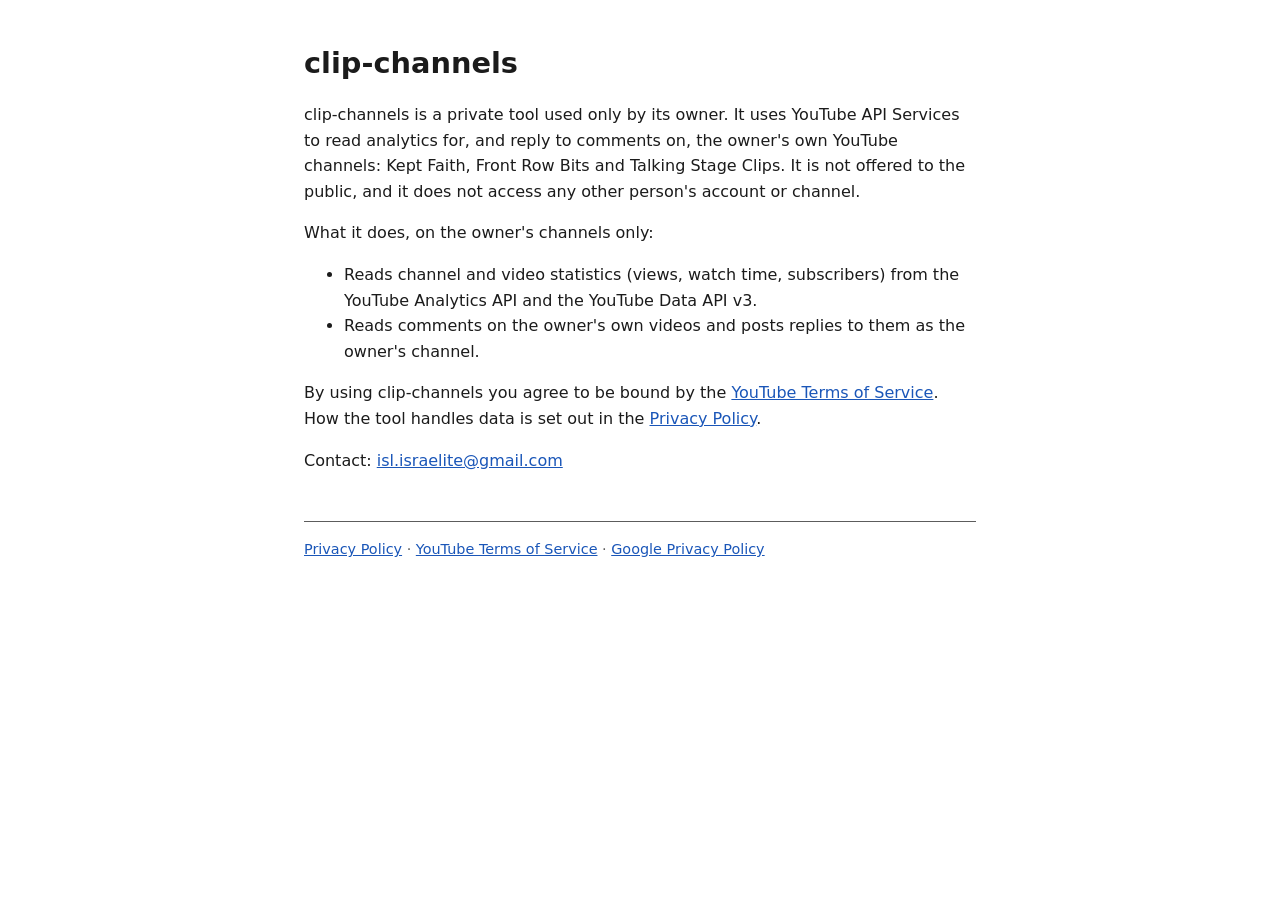
<file: index.html>
<!doctype html>
<html lang="en">
<head>
<meta charset="utf-8">
<meta name="viewport" content="width=device-width, initial-scale=1">
<title>clip-channels</title>
<meta name="description" content="clip-channels is a private tool its owner uses to read analytics for, and reply to comments on, the owner's own YouTube channels.">
<link rel="stylesheet" href="style.css">
</head>
<body>
<main>
<h1>clip-channels</h1>

<p>clip-channels is a private tool used only by its owner. It uses YouTube API Services to read
analytics for, and reply to comments on, the owner's own YouTube channels: Kept Faith, Front Row
Bits and Talking Stage Clips. It is not offered to the public, and it does not access any other
person's account or channel.</p>

<p>What it does, on the owner's channels only:</p>
<ul>
<li>Reads channel and video statistics (views, watch time, subscribers) from the YouTube Analytics API and the YouTube Data API v3.</li>
<li>Reads comments on the owner's own videos and posts replies to them as the owner's channel.</li>
</ul>

<p>By using clip-channels you agree to be bound by the
<a href="https://www.youtube.com/t/terms">YouTube Terms of Service</a>.
How the tool handles data is set out in the <a href="privacy.html">Privacy Policy</a>.</p>

<p>Contact: <a href="mailto:isl.israelite@gmail.com">isl.israelite@gmail.com</a></p>
</main>
<footer>
<a href="privacy.html">Privacy Policy</a> ·
<a href="https://www.youtube.com/t/terms">YouTube Terms of Service</a> ·
<a href="https://policies.google.com/privacy">Google Privacy Policy</a>
</footer>
</body>
</html>
</file>
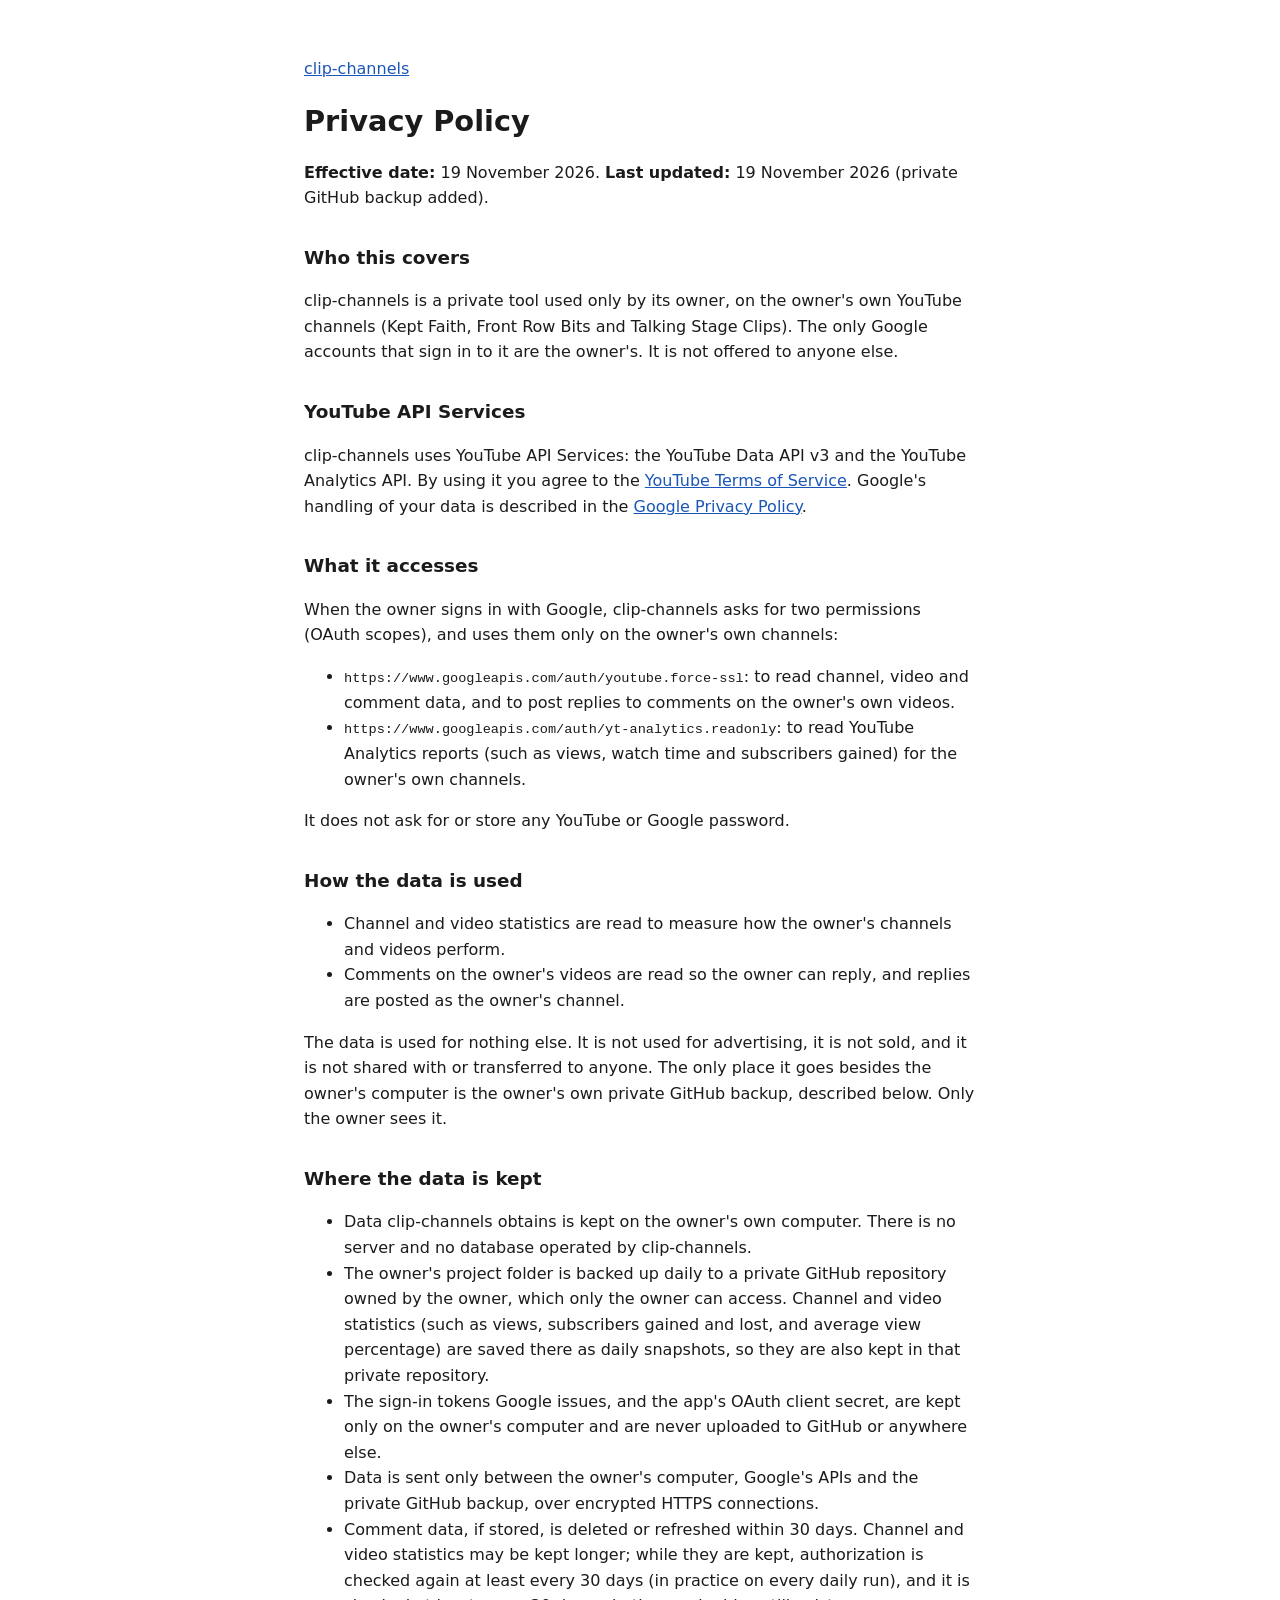
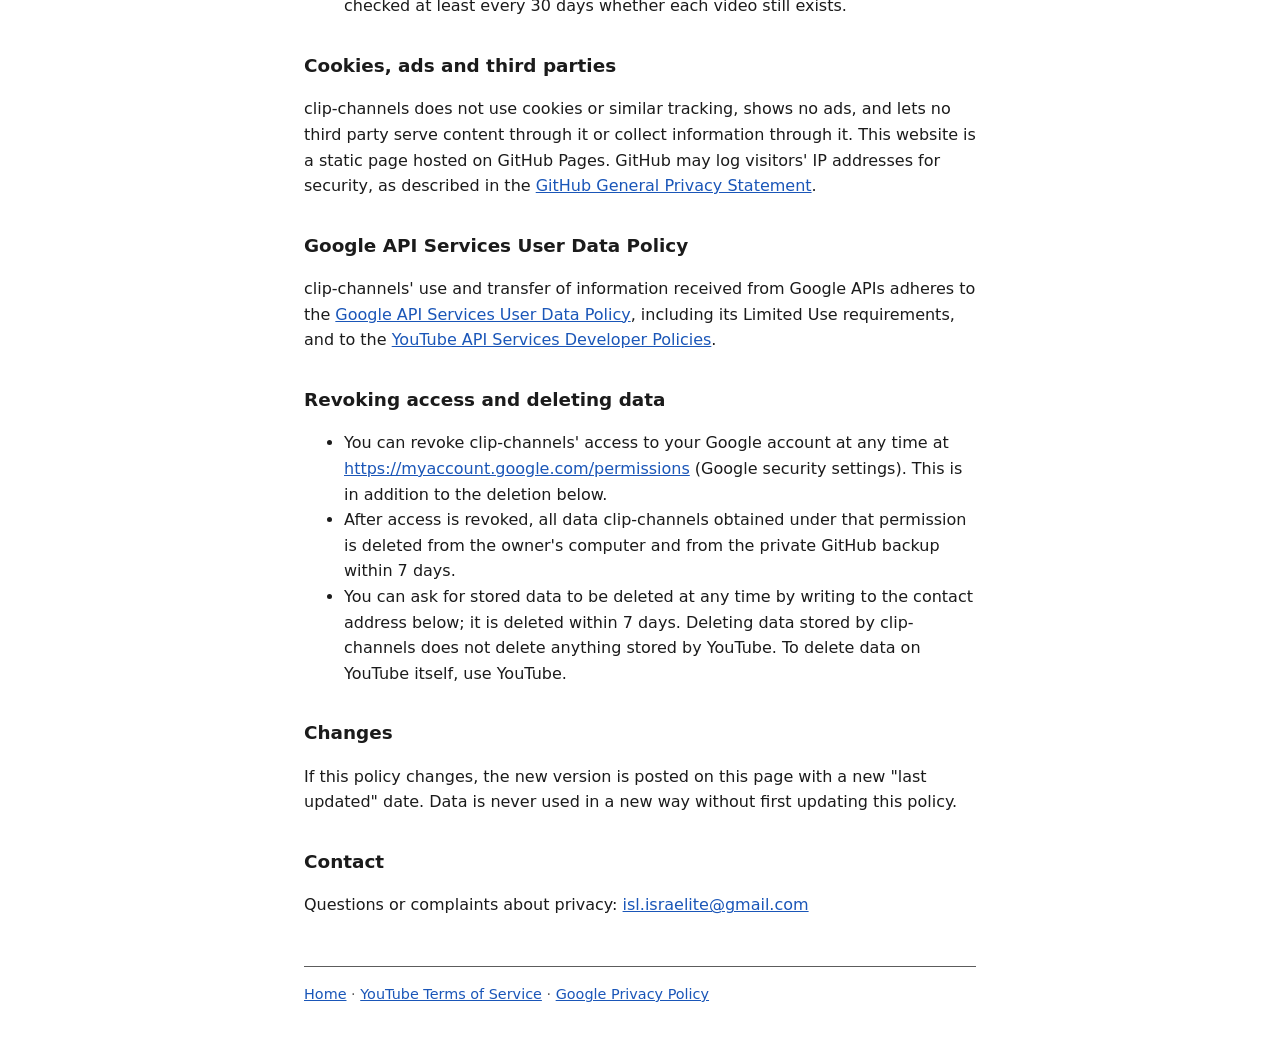
<file: privacy.html>
<!doctype html>
<html lang="en">
<head>
<meta charset="utf-8">
<meta name="viewport" content="width=device-width, initial-scale=1">
<title>clip-channels Privacy Policy</title>
<meta name="description" content="Privacy policy for clip-channels, a private tool that uses YouTube API Services on its owner's own channels.">
<link rel="stylesheet" href="style.css">
</head>
<body>
<main>
<p><a href="index.html">clip-channels</a></p>
<h1>Privacy Policy</h1>
<p><strong>Effective date:</strong> 19 November 2026. <strong>Last updated:</strong> 19 November 2026 (private GitHub backup added).</p>

<h2>Who this covers</h2>
<p>clip-channels is a private tool used only by its owner, on the owner's own YouTube channels
(Kept Faith, Front Row Bits and Talking Stage Clips). The only Google accounts that sign in to it
are the owner's. It is not offered to anyone else.</p>

<h2>YouTube API Services</h2>
<p>clip-channels uses YouTube API Services: the YouTube Data API v3 and the YouTube Analytics API.
By using it you agree to the <a href="https://www.youtube.com/t/terms">YouTube Terms of Service</a>.
Google's handling of your data is described in the
<a href="https://policies.google.com/privacy">Google Privacy Policy</a>.</p>

<h2>What it accesses</h2>
<p>When the owner signs in with Google, clip-channels asks for two permissions (OAuth scopes), and uses
them only on the owner's own channels:</p>
<ul>
<li><code>https://www.googleapis.com/auth/youtube.force-ssl</code>: to read channel, video and comment
data, and to post replies to comments on the owner's own videos.</li>
<li><code>https://www.googleapis.com/auth/yt-analytics.readonly</code>: to read YouTube Analytics
reports (such as views, watch time and subscribers gained) for the owner's own channels.</li>
</ul>
<p>It does not ask for or store any YouTube or Google password.</p>

<h2>How the data is used</h2>
<ul>
<li>Channel and video statistics are read to measure how the owner's channels and videos perform.</li>
<li>Comments on the owner's videos are read so the owner can reply, and replies are posted as the owner's channel.</li>
</ul>
<p>The data is used for nothing else. It is not used for advertising, it is not sold, and it is not
shared with or transferred to anyone. The only place it goes besides the owner's computer is the
owner's own private GitHub backup, described below. Only the owner sees it.</p>

<h2>Where the data is kept</h2>
<ul>
<li>Data clip-channels obtains is kept on the owner's own computer. There is no server and no
database operated by clip-channels.</li>
<li>The owner's project folder is backed up daily to a private GitHub repository owned by the owner,
which only the owner can access. Channel and video statistics (such as views, subscribers gained and
lost, and average view percentage) are saved there as daily snapshots, so they are also kept in that
private repository.</li>
<li>The sign-in tokens Google issues, and the app's OAuth client secret, are kept only on the owner's
computer and are never uploaded to GitHub or anywhere else.</li>
<li>Data is sent only between the owner's computer, Google's APIs and the private GitHub backup, over
encrypted HTTPS connections.</li>
<li>Comment data, if stored, is deleted or refreshed within 30 days. Channel and video statistics may be
kept longer; while they are kept, authorization is checked again at least every 30 days (in practice on
every daily run), and it is checked at least every 30 days whether each video still exists.</li>
</ul>

<h2>Cookies, ads and third parties</h2>
<p>clip-channels does not use cookies or similar tracking, shows no ads, and lets no third party serve
content through it or collect information through it. This website is a static page hosted on GitHub
Pages. GitHub may log visitors' IP addresses for security, as described in the
<a href="https://docs.github.com/en/site-policy/privacy-policies/github-general-privacy-statement">GitHub
General Privacy Statement</a>.</p>

<h2>Google API Services User Data Policy</h2>
<p>clip-channels' use and transfer of information received from Google APIs adheres to the
<a href="https://developers.google.com/terms/api-services-user-data-policy">Google API Services User
Data Policy</a>, including its Limited Use requirements, and to the
<a href="https://developers.google.com/youtube/terms/developer-policies">YouTube API Services
Developer Policies</a>.</p>

<h2>Revoking access and deleting data</h2>
<ul>
<li>You can revoke clip-channels' access to your Google account at any time at
<a href="https://myaccount.google.com/permissions">https://myaccount.google.com/permissions</a>
(Google security settings). This is in addition to the deletion below.</li>
<li>After access is revoked, all data clip-channels obtained under that permission is deleted from the
owner's computer and from the private GitHub backup within 7 days.</li>
<li>You can ask for stored data to be deleted at any time by writing to the contact address below; it
is deleted within 7 days. Deleting data stored by clip-channels does not delete anything stored by
YouTube. To delete data on YouTube itself, use YouTube.</li>
</ul>

<h2>Changes</h2>
<p>If this policy changes, the new version is posted on this page with a new "last updated" date. Data is
never used in a new way without first updating this policy.</p>

<h2>Contact</h2>
<p>Questions or complaints about privacy: <a href="mailto:isl.israelite@gmail.com">isl.israelite@gmail.com</a></p>
</main>
<footer>
<a href="index.html">Home</a> ·
<a href="https://www.youtube.com/t/terms">YouTube Terms of Service</a> ·
<a href="https://policies.google.com/privacy">Google Privacy Policy</a>
</footer>
</body>
</html>
</file>
<file: style.css>
:root { --bg: #ffffff; --fg: #1b1b1b; --muted: #5c5c5c; --link: #1a56b8; }
@media (prefers-color-scheme: dark) {
  :root { --bg: #141414; --fg: #e8e8e8; --muted: #a0a0a0; --link: #8ab4f8; }
}
html { background: var(--bg); color: var(--fg); }
body { max-width: 42rem; margin: 0 auto; padding: 2.5rem 1rem; font: 1rem/1.6 system-ui, -apple-system, "Segoe UI", sans-serif; }
h1 { font-size: 1.8rem; margin: 0 0 1rem; }
h2 { font-size: 1.15rem; margin: 2rem 0 0.5rem; }
a { color: var(--link); }
code { font-size: 0.85em; word-break: break-all; }
footer { margin-top: 3rem; padding-top: 1rem; border-top: 1px solid var(--muted); color: var(--muted); font-size: 0.9rem; }
</file>
